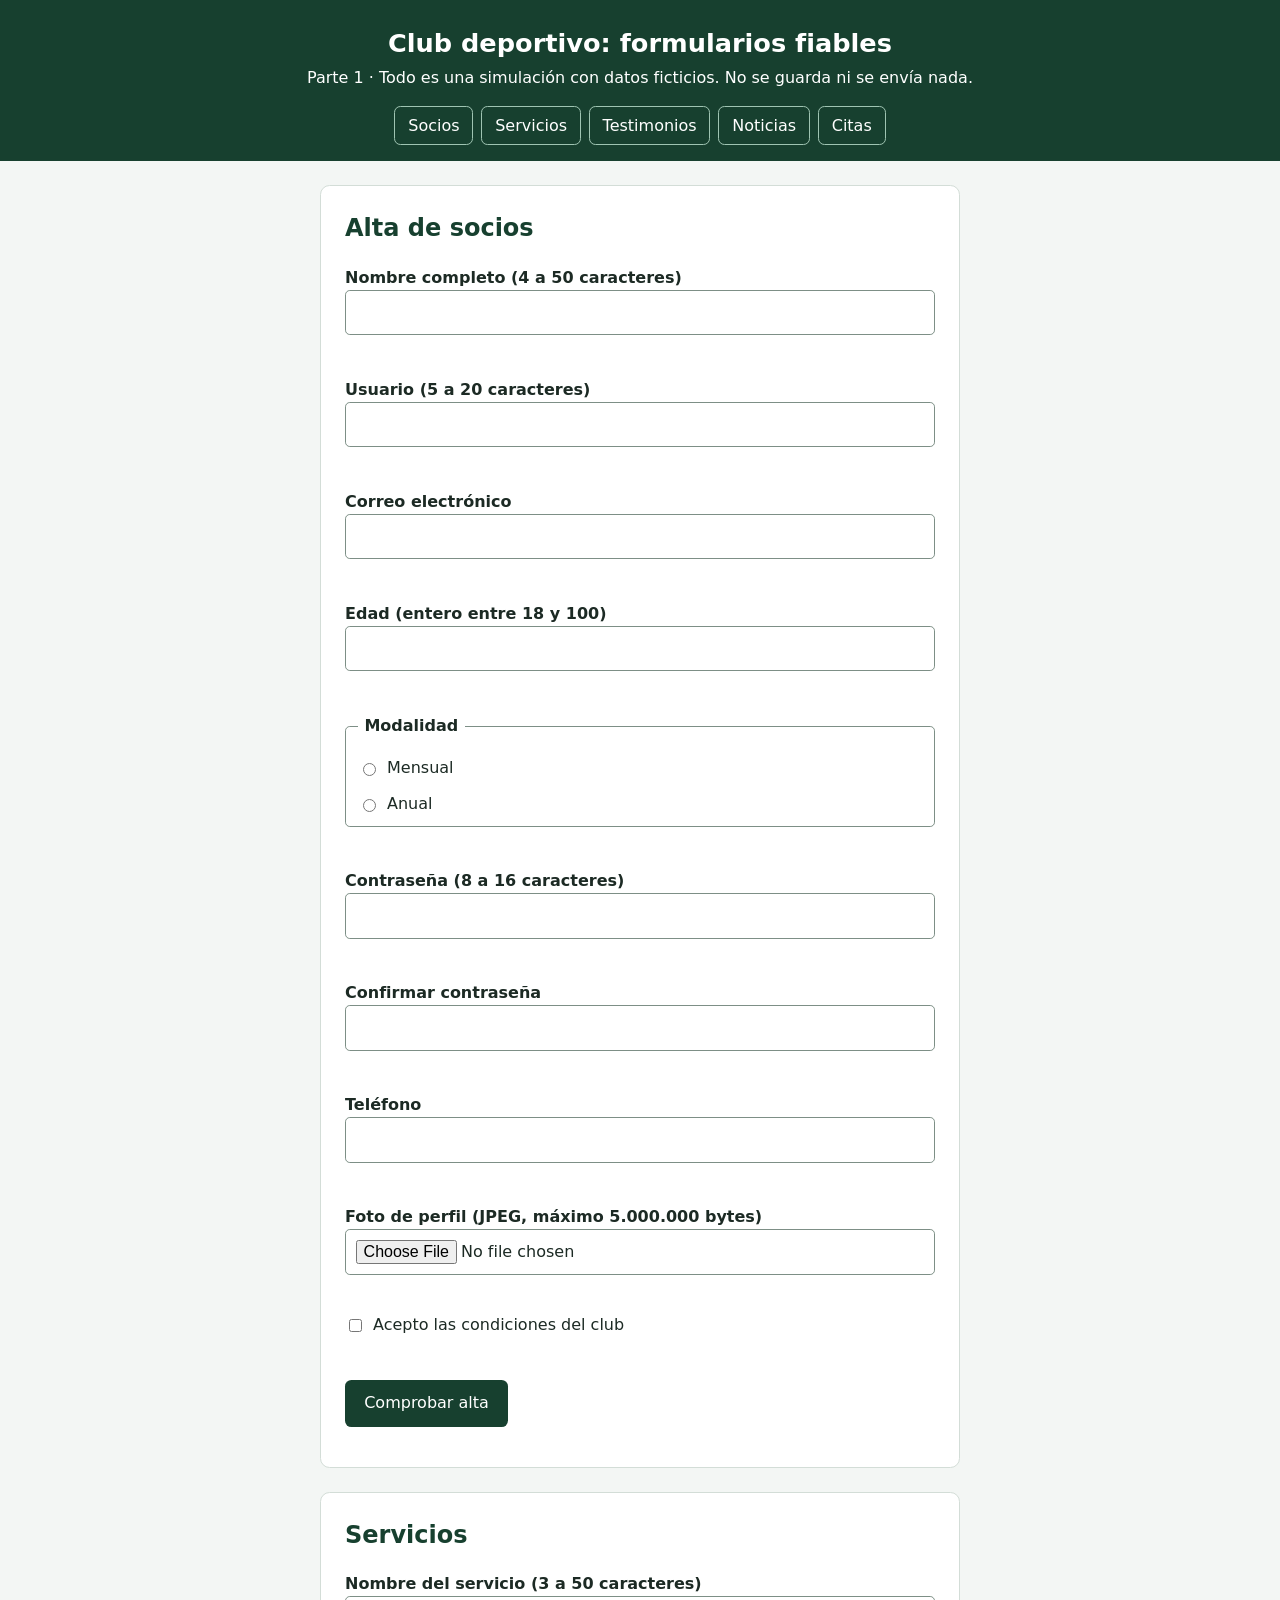
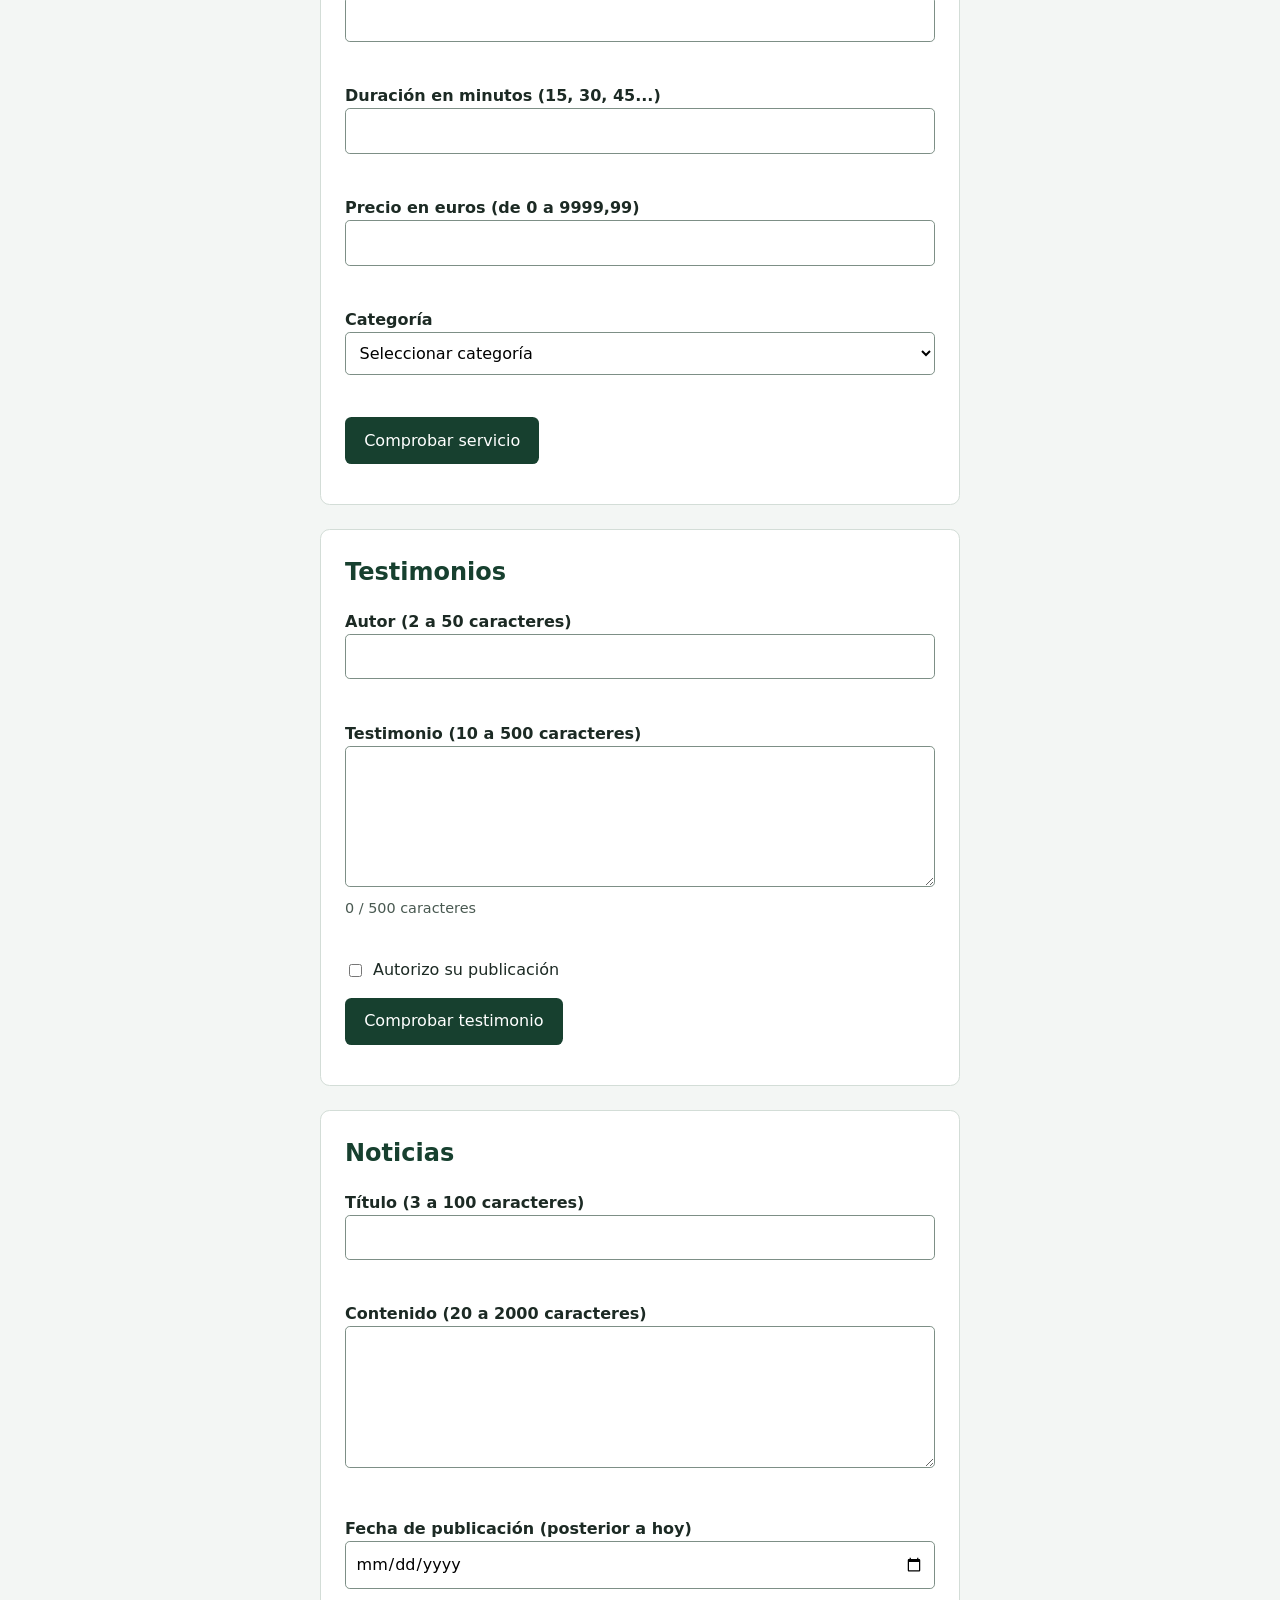
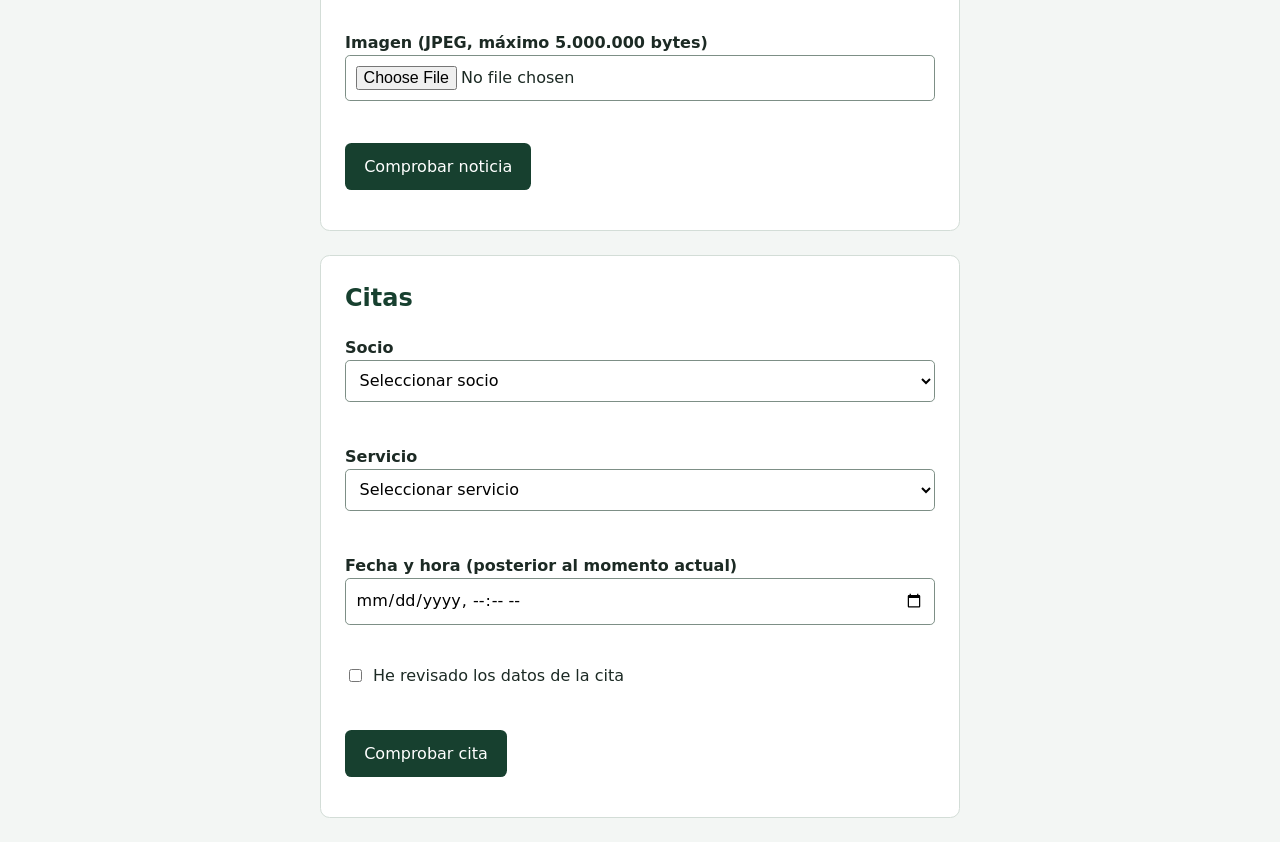
<file: definitivo_club_deportivo_RafaOsuna/parte1/index.html>
<!doctype html>
<html lang="es">
<head>
  <meta charset="utf-8">
  <meta name="viewport" content="width=device-width, initial-scale=1">
  <title>Club deportivo · Parte 1</title>
  <link rel="stylesheet" href="css/estilos.css">
  <script src="js/validadores.js" defer></script>
  <script src="js/fechas.js" defer></script>
  <script src="js/interfaz.js" defer></script>
  <script src="js/formulario.js" defer></script>
  <script src="js/socios.js" defer></script>
  <script src="js/servicios.js" defer></script>
  <script src="js/testimonios.js" defer></script>
  <script src="js/noticias.js" defer></script>
  <script src="js/citas.js" defer></script>
  <script src="js/app.js" defer></script>
</head>
<body>
<header class="cabecera">
  <h1>Club deportivo: formularios fiables</h1>
  <p>Parte 1 · Todo es una simulación con datos ficticios. No se guarda ni se envía nada.</p>
  <nav aria-label="Formularios">
    <a href="#seccion-socios">Socios</a>
    <a href="#seccion-servicios">Servicios</a>
    <a href="#seccion-testimonios">Testimonios</a>
    <a href="#seccion-noticias">Noticias</a>
    <a href="#seccion-citas">Citas</a>
  </nav>
</header>

<main>
  <section id="seccion-socios" aria-labelledby="titulo-socios">
    <h2 id="titulo-socios">Alta de socios</h2>
    <form id="form-socios" novalidate>
      <label for="socio-nombre">Nombre completo (4 a 50 caracteres)</label>
      <input id="socio-nombre" name="nombre" type="text" autocomplete="name"
        required minlength="4" maxlength="50" aria-describedby="error-socio-nombre">
      <p id="error-socio-nombre" class="error"></p>

      <label for="socio-usuario">Usuario (5 a 20 caracteres)</label>
      <input id="socio-usuario" name="usuario" type="text" autocomplete="username"
        required minlength="5" maxlength="20" aria-describedby="error-socio-usuario">
      <p id="error-socio-usuario" class="error"></p>

      <label for="socio-correo">Correo electrónico</label>
      <input id="socio-correo" name="correo" type="email" autocomplete="email"
        required aria-describedby="error-socio-correo">
      <p id="error-socio-correo" class="error"></p>

      <label for="socio-edad">Edad (entero entre 18 y 100)</label>
      <input id="socio-edad" name="edad" type="number" inputmode="numeric"
        required min="18" max="100" step="1" aria-describedby="error-socio-edad">
      <p id="error-socio-edad" class="error"></p>

      <fieldset id="socio-modalidad" role="radiogroup" aria-describedby="error-socio-modalidad">
        <legend>Modalidad</legend>
        <div class="opcion">
          <input id="socio-modalidad-mensual" name="modalidad" type="radio" value="mensual" required>
          <label for="socio-modalidad-mensual">Mensual</label>
        </div>
        <div class="opcion">
          <input id="socio-modalidad-anual" name="modalidad" type="radio" value="anual" required>
          <label for="socio-modalidad-anual">Anual</label>
        </div>
      </fieldset>
      <p id="error-socio-modalidad" class="error"></p>

      <label for="socio-contrasena">Contraseña (8 a 16 caracteres)</label>
      <input id="socio-contrasena" name="contrasena" type="password" autocomplete="new-password"
        required minlength="8" maxlength="16" aria-describedby="error-socio-contrasena">
      <p id="error-socio-contrasena" class="error"></p>

      <label for="socio-confirmacion">Confirmar contraseña</label>
      <input id="socio-confirmacion" name="confirmacion" type="password" autocomplete="new-password"
        required aria-describedby="error-socio-confirmacion">
      <p id="error-socio-confirmacion" class="error"></p>

      <label for="socio-telefono">Teléfono</label>
      <input id="socio-telefono" name="telefono" type="tel" autocomplete="tel"
        required aria-describedby="error-socio-telefono">
      <p id="error-socio-telefono" class="error"></p>

      <label for="socio-foto">Foto de perfil (JPEG, máximo 5.000.000 bytes)</label>
      <input id="socio-foto" name="foto" type="file" accept="image/jpeg"
        required aria-describedby="error-socio-foto">
      <p id="error-socio-foto" class="error"></p>

      <div class="opcion">
        <input id="socio-condiciones" name="condiciones" type="checkbox" value="aceptadas"
          required aria-describedby="error-socio-condiciones">
        <label for="socio-condiciones">Acepto las condiciones del club</label>
      </div>
      <p id="error-socio-condiciones" class="error"></p>

      <button type="submit">Comprobar alta</button>
    </form>
    <div id="estado-socios" class="estado" role="status" aria-live="polite"></div>
  </section>

  <section id="seccion-servicios" aria-labelledby="titulo-servicios">
    <h2 id="titulo-servicios">Servicios</h2>
    <form id="form-servicios" novalidate>
      <label for="serv-nombre">Nombre del servicio (3 a 50 caracteres)</label>
      <input id="serv-nombre" name="nombre" type="text"
        required minlength="3" maxlength="50" aria-describedby="error-serv-nombre">
      <p id="error-serv-nombre" class="error"></p>

      <label for="serv-duracion">Duración en minutos (15, 30, 45...)</label>
      <input id="serv-duracion" name="duracion" type="number" inputmode="numeric"
        required min="15" step="15" aria-describedby="error-serv-duracion">
      <p id="error-serv-duracion" class="error"></p>

      <label for="serv-precio">Precio en euros (de 0 a 9999,99)</label>
      <input id="serv-precio" name="precio" type="number" inputmode="decimal"
        required min="0" max="9999.99" step="0.01" aria-describedby="error-serv-precio">
      <p id="error-serv-precio" class="error"></p>

      <label for="serv-categoria">Categoría</label>
      <select id="serv-categoria" name="categoria" required aria-describedby="error-serv-categoria">
        <option value="">Seleccionar categoría</option>
        <option value="fitness">Fitness</option>
        <option value="piscina">Piscina</option>
        <option value="bienestar">Bienestar</option>
      </select>
      <p id="error-serv-categoria" class="error"></p>

      <button type="submit">Comprobar servicio</button>
    </form>
    <div id="estado-servicios" class="estado" role="status" aria-live="polite"></div>
  </section>

  <section id="seccion-testimonios" aria-labelledby="titulo-testimonios">
    <h2 id="titulo-testimonios">Testimonios</h2>
    <form id="form-testimonios" novalidate>
      <label for="test-autor">Autor (2 a 50 caracteres)</label>
      <input id="test-autor" name="autor" type="text" autocomplete="name"
        required minlength="2" maxlength="50" aria-describedby="error-test-autor">
      <p id="error-test-autor" class="error"></p>

      <label for="test-texto">Testimonio (10 a 500 caracteres)</label>
      <textarea id="test-texto" name="testimonio" rows="5"
        required minlength="10" maxlength="500"
        aria-describedby="contador-test-texto error-test-texto"></textarea>
      <p id="contador-test-texto" class="contador">0 / 500 caracteres</p>
      <p id="error-test-texto" class="error"></p>

      <div class="opcion">
        <input id="test-publicar" name="publicar" type="checkbox" value="si">
        <label for="test-publicar">Autorizo su publicación</label>
      </div>

      <button type="submit">Comprobar testimonio</button>
    </form>
    <div id="estado-testimonios" class="estado" role="status" aria-live="polite"></div>
  </section>

  <section id="seccion-noticias" aria-labelledby="titulo-noticias">
    <h2 id="titulo-noticias">Noticias</h2>
    <form id="form-noticias" novalidate>
      <label for="not-titulo">Título (3 a 100 caracteres)</label>
      <input id="not-titulo" name="titulo" type="text"
        required minlength="3" maxlength="100" aria-describedby="error-not-titulo">
      <p id="error-not-titulo" class="error"></p>

      <label for="not-contenido">Contenido (20 a 2000 caracteres)</label>
      <textarea id="not-contenido" name="contenido" rows="5"
        required minlength="20" maxlength="2000" aria-describedby="error-not-contenido"></textarea>
      <p id="error-not-contenido" class="error"></p>

      <label for="not-fecha">Fecha de publicación (posterior a hoy)</label>
      <input id="not-fecha" name="fecha" type="date" required aria-describedby="error-not-fecha">
      <p id="error-not-fecha" class="error"></p>

      <label for="not-imagen">Imagen (JPEG, máximo 5.000.000 bytes)</label>
      <input id="not-imagen" name="imagen" type="file" accept="image/jpeg"
        required aria-describedby="error-not-imagen">
      <p id="error-not-imagen" class="error"></p>

      <button type="submit">Comprobar noticia</button>
    </form>
    <div id="estado-noticias" class="estado" role="status" aria-live="polite"></div>
  </section>

  <section id="seccion-citas" aria-labelledby="titulo-citas">
    <h2 id="titulo-citas">Citas</h2>
    <form id="form-citas" novalidate>
      <label for="cita-socio">Socio</label>
      <select id="cita-socio" name="socio" required aria-describedby="error-cita-socio">
        <option value="">Seleccionar socio</option>
        <option value="S-001">Laura Prueba</option>
        <option value="S-002">Marcos Ejemplo</option>
        <option value="S-003">Irene Demo</option>
      </select>
      <p id="error-cita-socio" class="error"></p>

      <label for="cita-servicio">Servicio</label>
      <select id="cita-servicio" name="servicio" required aria-describedby="error-cita-servicio">
        <option value="">Seleccionar servicio</option>
        <option value="yoga">Yoga</option>
        <option value="natacion">Natación</option>
        <option value="spinning">Spinning</option>
      </select>
      <p id="error-cita-servicio" class="error"></p>

      <label for="cita-fecha">Fecha y hora (posterior al momento actual)</label>
      <input id="cita-fecha" name="fecha" type="datetime-local" required
        aria-describedby="error-cita-fecha">
      <p id="error-cita-fecha" class="error"></p>

      <div class="opcion">
        <input id="cita-confirmo" name="confirmo" type="checkbox" value="revisado"
          required aria-describedby="error-cita-confirmo">
        <label for="cita-confirmo">He revisado los datos de la cita</label>
      </div>
      <p id="error-cita-confirmo" class="error"></p>

      <button type="submit">Comprobar cita</button>
    </form>
    <div id="estado-citas" class="estado" role="status" aria-live="polite"></div>
  </section>
</main>
</body>
</html>
</file>
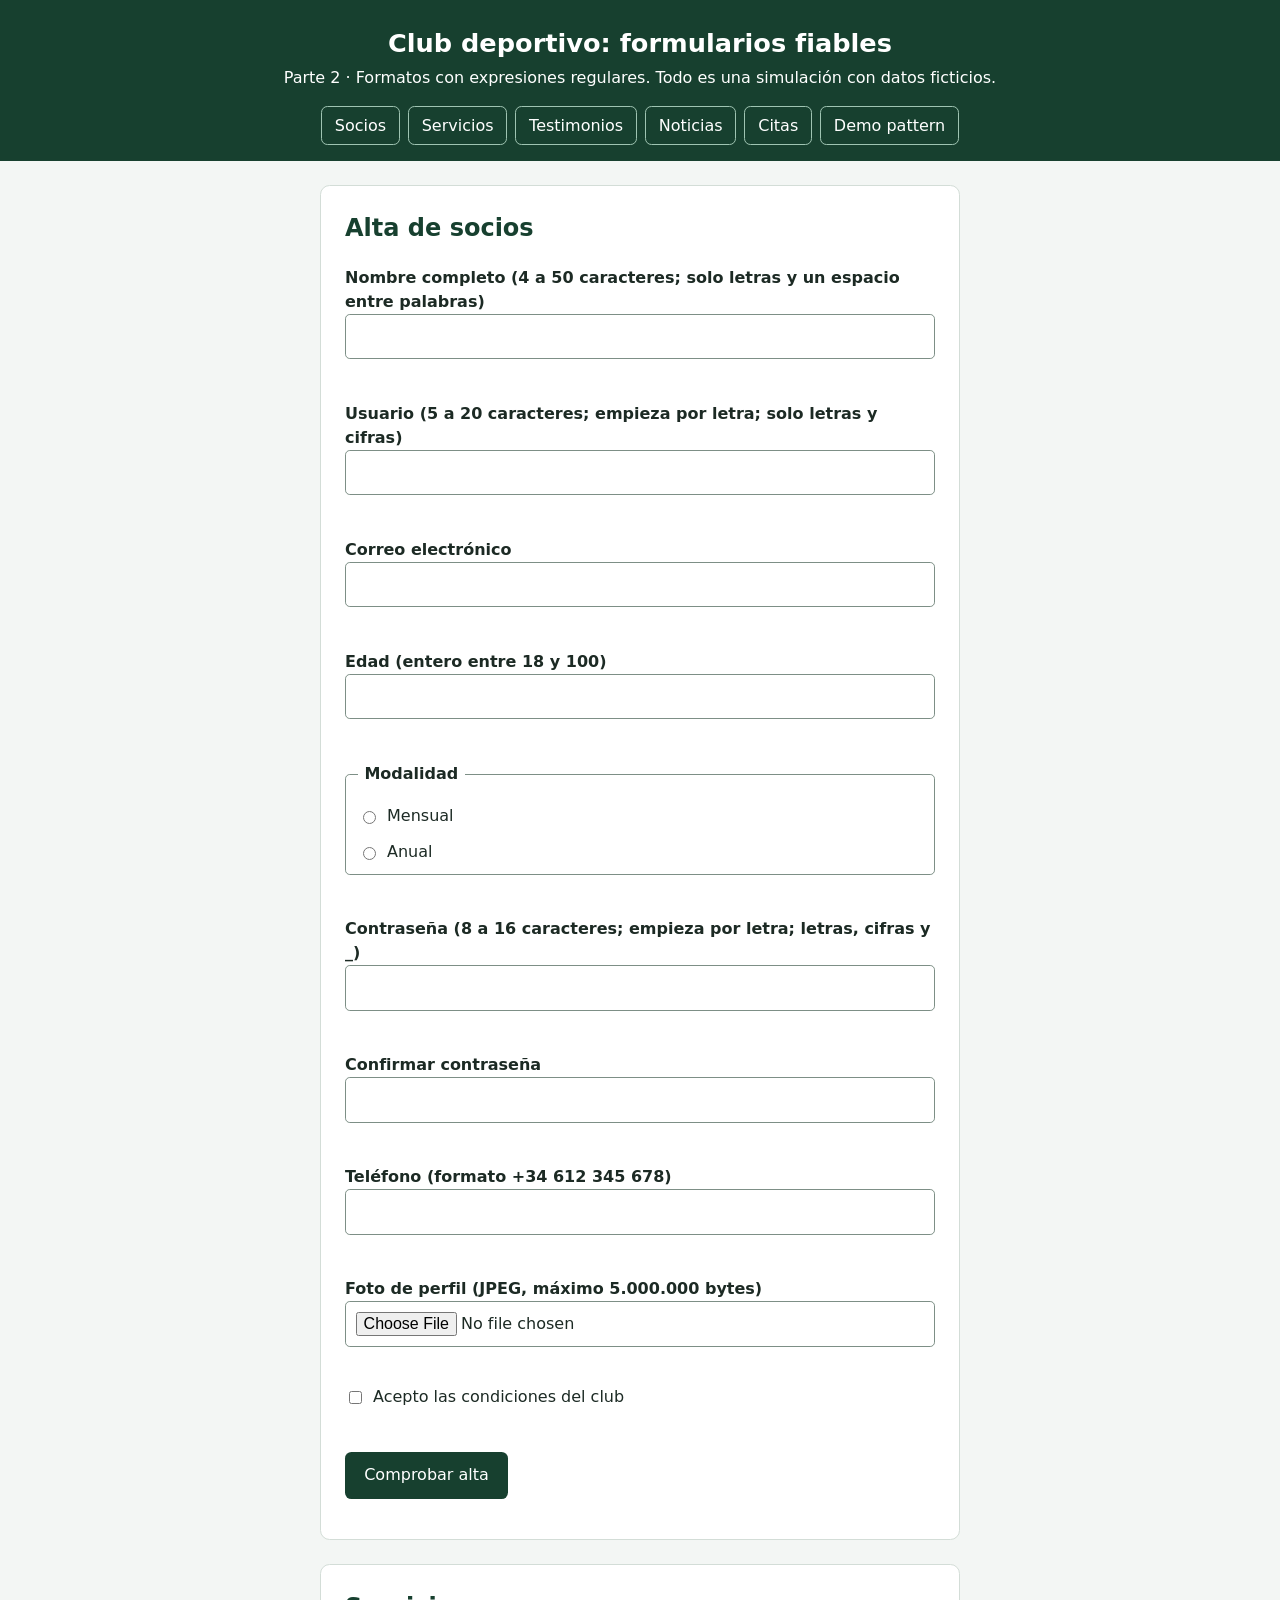
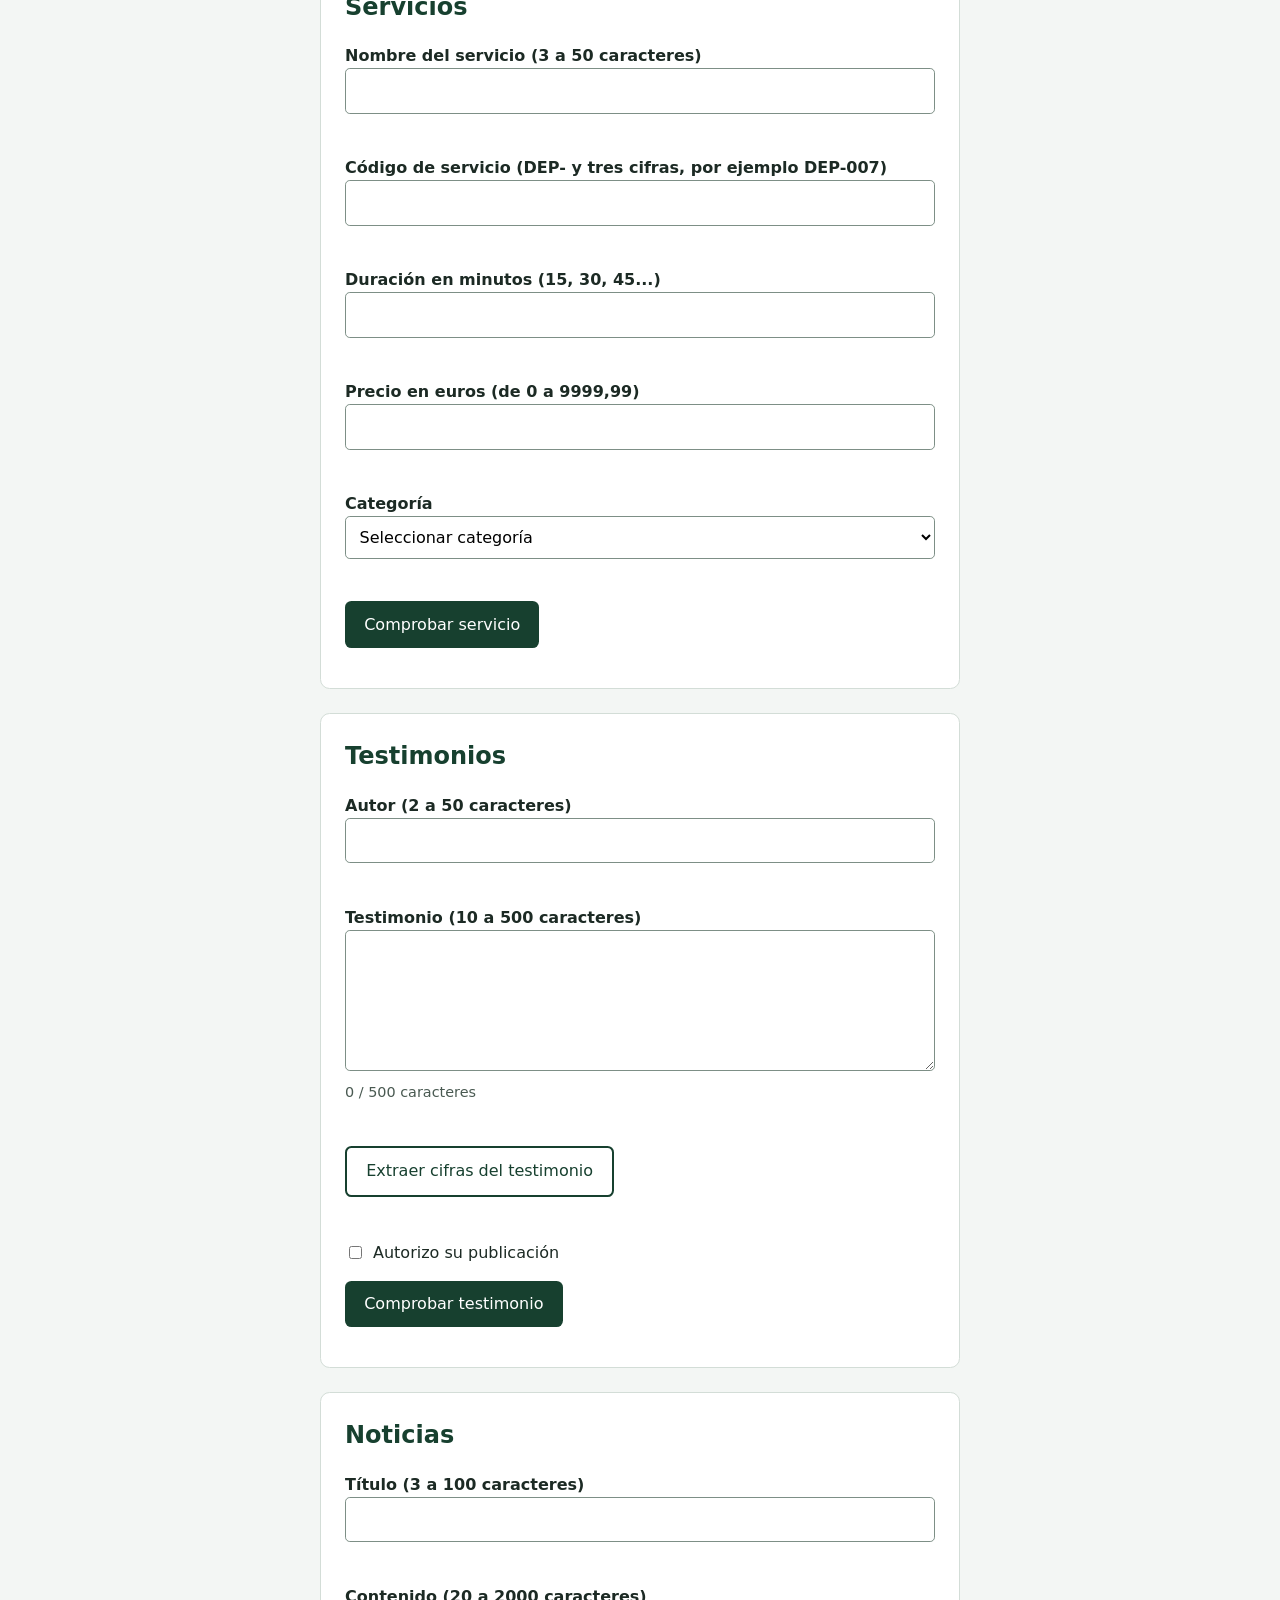
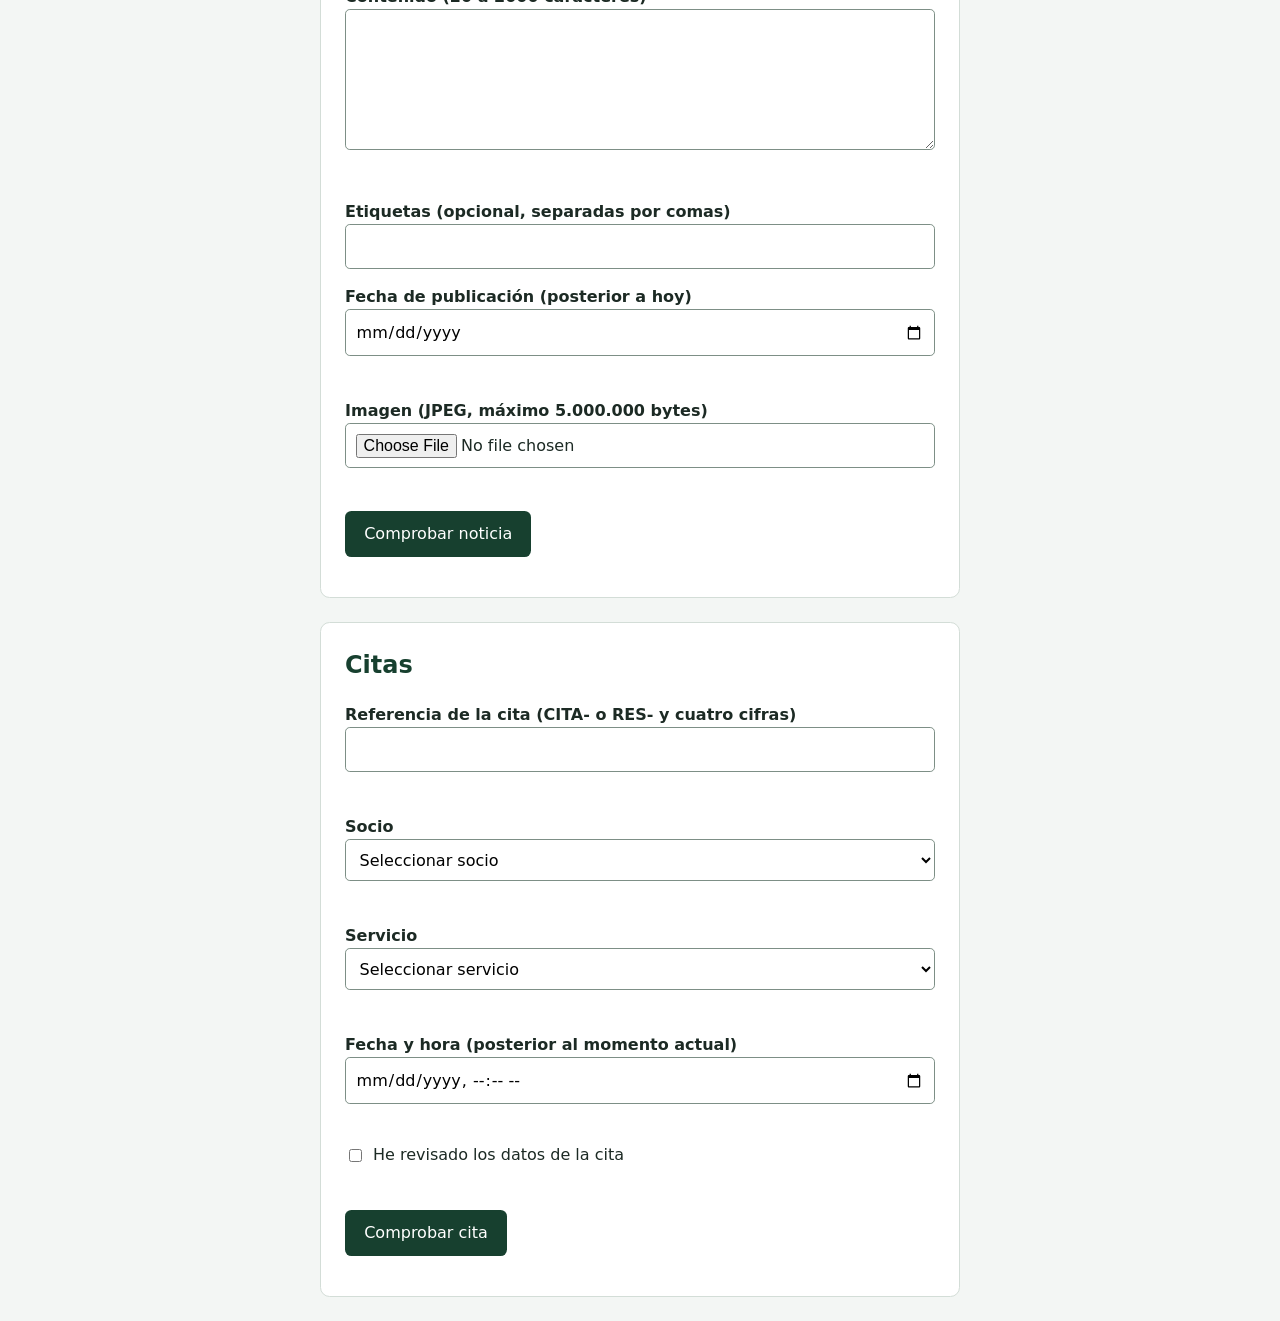
<file: definitivo_club_deportivo_RafaOsuna/parte2/index.html>
<!doctype html>
<html lang="es">
<head>
  <meta charset="utf-8">
  <meta name="viewport" content="width=device-width, initial-scale=1">
  <title>Club deportivo · Parte 2</title>
  <link rel="stylesheet" href="css/estilos.css">
  <script src="js/validadores.js" defer></script>
  <script src="js/fechas.js" defer></script>
  <script src="js/formatos.js" defer></script>
  <script src="js/texto.js" defer></script>
  <script src="js/interfaz.js" defer></script>
  <script src="js/formulario.js" defer></script>
  <script src="js/socios.js" defer></script>
  <script src="js/servicios.js" defer></script>
  <script src="js/testimonios.js" defer></script>
  <script src="js/noticias.js" defer></script>
  <script src="js/citas.js" defer></script>
  <script src="js/app.js" defer></script>
</head>
<body>
<header class="cabecera">
  <h1>Club deportivo: formularios fiables</h1>
  <p>Parte 2 · Formatos con expresiones regulares. Todo es una simulación con datos ficticios.</p>
  <nav aria-label="Formularios">
    <a href="#seccion-socios">Socios</a>
    <a href="#seccion-servicios">Servicios</a>
    <a href="#seccion-testimonios">Testimonios</a>
    <a href="#seccion-noticias">Noticias</a>
    <a href="#seccion-citas">Citas</a>
    <a href="demo-pattern.html">Demo pattern</a>
  </nav>
</header>

<main>
  <section id="seccion-socios" aria-labelledby="titulo-socios">
    <h2 id="titulo-socios">Alta de socios</h2>
    <form id="form-socios" novalidate>
      <label for="socio-nombre">Nombre completo (4 a 50 caracteres; solo letras y un espacio entre palabras)</label>
      <input id="socio-nombre" name="nombre" type="text" autocomplete="name"
        required minlength="4" maxlength="50" aria-describedby="error-socio-nombre">
      <p id="error-socio-nombre" class="error"></p>

      <label for="socio-usuario">Usuario (5 a 20 caracteres; empieza por letra; solo letras y cifras)</label>
      <input id="socio-usuario" name="usuario" type="text" autocomplete="username"
        required minlength="5" maxlength="20" aria-describedby="error-socio-usuario">
      <p id="error-socio-usuario" class="error"></p>

      <label for="socio-correo">Correo electrónico</label>
      <input id="socio-correo" name="correo" type="email" autocomplete="email"
        required aria-describedby="error-socio-correo">
      <p id="error-socio-correo" class="error"></p>

      <label for="socio-edad">Edad (entero entre 18 y 100)</label>
      <input id="socio-edad" name="edad" type="number" inputmode="numeric"
        required min="18" max="100" step="1" aria-describedby="error-socio-edad">
      <p id="error-socio-edad" class="error"></p>

      <fieldset id="socio-modalidad" role="radiogroup" aria-describedby="error-socio-modalidad">
        <legend>Modalidad</legend>
        <div class="opcion">
          <input id="socio-modalidad-mensual" name="modalidad" type="radio" value="mensual" required>
          <label for="socio-modalidad-mensual">Mensual</label>
        </div>
        <div class="opcion">
          <input id="socio-modalidad-anual" name="modalidad" type="radio" value="anual" required>
          <label for="socio-modalidad-anual">Anual</label>
        </div>
      </fieldset>
      <p id="error-socio-modalidad" class="error"></p>

      <label for="socio-contrasena">Contraseña (8 a 16 caracteres; empieza por letra; letras, cifras y _)</label>
      <input id="socio-contrasena" name="contrasena" type="password" autocomplete="new-password"
        required minlength="8" maxlength="16" aria-describedby="error-socio-contrasena">
      <p id="error-socio-contrasena" class="error"></p>

      <label for="socio-confirmacion">Confirmar contraseña</label>
      <input id="socio-confirmacion" name="confirmacion" type="password" autocomplete="new-password"
        required aria-describedby="error-socio-confirmacion">
      <p id="error-socio-confirmacion" class="error"></p>

      <label for="socio-telefono">Teléfono (formato +34 612 345 678)</label>
      <input id="socio-telefono" name="telefono" type="tel" autocomplete="tel"
        required aria-describedby="error-socio-telefono">
      <p id="error-socio-telefono" class="error"></p>

      <label for="socio-foto">Foto de perfil (JPEG, máximo 5.000.000 bytes)</label>
      <input id="socio-foto" name="foto" type="file" accept="image/jpeg"
        required aria-describedby="error-socio-foto">
      <p id="error-socio-foto" class="error"></p>

      <div class="opcion">
        <input id="socio-condiciones" name="condiciones" type="checkbox" value="aceptadas"
          required aria-describedby="error-socio-condiciones">
        <label for="socio-condiciones">Acepto las condiciones del club</label>
      </div>
      <p id="error-socio-condiciones" class="error"></p>

      <button type="submit">Comprobar alta</button>
    </form>
    <div id="estado-socios" class="estado" role="status" aria-live="polite"></div>
  </section>

  <section id="seccion-servicios" aria-labelledby="titulo-servicios">
    <h2 id="titulo-servicios">Servicios</h2>
    <form id="form-servicios" novalidate>
      <label for="serv-nombre">Nombre del servicio (3 a 50 caracteres)</label>
      <input id="serv-nombre" name="nombre" type="text"
        required minlength="3" maxlength="50" aria-describedby="error-serv-nombre">
      <p id="error-serv-nombre" class="error"></p>

      <label for="serv-codigo">Código de servicio (DEP- y tres cifras, por ejemplo DEP-007)</label>
      <input id="serv-codigo" name="codigo" type="text"
        required aria-describedby="error-serv-codigo">
      <p id="error-serv-codigo" class="error"></p>

      <label for="serv-duracion">Duración en minutos (15, 30, 45...)</label>
      <input id="serv-duracion" name="duracion" type="number" inputmode="numeric"
        required min="15" step="15" aria-describedby="error-serv-duracion">
      <p id="error-serv-duracion" class="error"></p>

      <label for="serv-precio">Precio en euros (de 0 a 9999,99)</label>
      <input id="serv-precio" name="precio" type="number" inputmode="decimal"
        required min="0" max="9999.99" step="0.01" aria-describedby="error-serv-precio">
      <p id="error-serv-precio" class="error"></p>

      <label for="serv-categoria">Categoría</label>
      <select id="serv-categoria" name="categoria" required aria-describedby="error-serv-categoria">
        <option value="">Seleccionar categoría</option>
        <option value="fitness">Fitness</option>
        <option value="piscina">Piscina</option>
        <option value="bienestar">Bienestar</option>
      </select>
      <p id="error-serv-categoria" class="error"></p>

      <button type="submit">Comprobar servicio</button>
    </form>
    <div id="estado-servicios" class="estado" role="status" aria-live="polite"></div>
  </section>

  <section id="seccion-testimonios" aria-labelledby="titulo-testimonios">
    <h2 id="titulo-testimonios">Testimonios</h2>
    <form id="form-testimonios" novalidate>
      <label for="test-autor">Autor (2 a 50 caracteres)</label>
      <input id="test-autor" name="autor" type="text" autocomplete="name"
        required minlength="2" maxlength="50" aria-describedby="error-test-autor">
      <p id="error-test-autor" class="error"></p>

      <label for="test-texto">Testimonio (10 a 500 caracteres)</label>
      <textarea id="test-texto" name="testimonio" rows="5"
        required minlength="10" maxlength="500"
        aria-describedby="contador-test-texto error-test-texto"></textarea>
      <p id="contador-test-texto" class="contador">0 / 500 caracteres</p>
      <p id="error-test-texto" class="error"></p>

      <button type="button" id="boton-cifras" class="secundario">Extraer cifras del testimonio</button>
      <p id="resultado-cifras" class="resultado" aria-live="polite"></p>

      <div class="opcion">
        <input id="test-publicar" name="publicar" type="checkbox" value="si">
        <label for="test-publicar">Autorizo su publicación</label>
      </div>

      <button type="submit">Comprobar testimonio</button>
    </form>
    <div id="estado-testimonios" class="estado" role="status" aria-live="polite"></div>
  </section>

  <section id="seccion-noticias" aria-labelledby="titulo-noticias">
    <h2 id="titulo-noticias">Noticias</h2>
    <form id="form-noticias" novalidate>
      <label for="not-titulo">Título (3 a 100 caracteres)</label>
      <input id="not-titulo" name="titulo" type="text"
        required minlength="3" maxlength="100" aria-describedby="error-not-titulo">
      <p id="error-not-titulo" class="error"></p>

      <label for="not-contenido">Contenido (20 a 2000 caracteres)</label>
      <textarea id="not-contenido" name="contenido" rows="5"
        required minlength="20" maxlength="2000" aria-describedby="error-not-contenido"></textarea>
      <p id="error-not-contenido" class="error"></p>

      <label for="not-etiquetas">Etiquetas (opcional, separadas por comas)</label>
      <input id="not-etiquetas" name="etiquetas" type="text">

      <label for="not-fecha">Fecha de publicación (posterior a hoy)</label>
      <input id="not-fecha" name="fecha" type="date" required aria-describedby="error-not-fecha">
      <p id="error-not-fecha" class="error"></p>

      <label for="not-imagen">Imagen (JPEG, máximo 5.000.000 bytes)</label>
      <input id="not-imagen" name="imagen" type="file" accept="image/jpeg"
        required aria-describedby="error-not-imagen">
      <p id="error-not-imagen" class="error"></p>

      <button type="submit">Comprobar noticia</button>
    </form>
    <div id="estado-noticias" class="estado" role="status" aria-live="polite"></div>
  </section>

  <section id="seccion-citas" aria-labelledby="titulo-citas">
    <h2 id="titulo-citas">Citas</h2>
    <form id="form-citas" novalidate>
      <label for="cita-referencia">Referencia de la cita (CITA- o RES- y cuatro cifras)</label>
      <input id="cita-referencia" name="referencia" type="text"
        required aria-describedby="error-cita-referencia">
      <p id="error-cita-referencia" class="error"></p>

      <label for="cita-socio">Socio</label>
      <select id="cita-socio" name="socio" required aria-describedby="error-cita-socio">
        <option value="">Seleccionar socio</option>
        <option value="S-001">Laura Prueba</option>
        <option value="S-002">Marcos Ejemplo</option>
        <option value="S-003">Irene Demo</option>
      </select>
      <p id="error-cita-socio" class="error"></p>

      <label for="cita-servicio">Servicio</label>
      <select id="cita-servicio" name="servicio" required aria-describedby="error-cita-servicio">
        <option value="">Seleccionar servicio</option>
        <option value="yoga">Yoga</option>
        <option value="natacion">Natación</option>
        <option value="spinning">Spinning</option>
      </select>
      <p id="error-cita-servicio" class="error"></p>

      <label for="cita-fecha">Fecha y hora (posterior al momento actual)</label>
      <input id="cita-fecha" name="fecha" type="datetime-local" required
        aria-describedby="error-cita-fecha">
      <p id="error-cita-fecha" class="error"></p>

      <div class="opcion">
        <input id="cita-confirmo" name="confirmo" type="checkbox" value="revisado"
          required aria-describedby="error-cita-confirmo">
        <label for="cita-confirmo">He revisado los datos de la cita</label>
      </div>
      <p id="error-cita-confirmo" class="error"></p>

      <button type="submit">Comprobar cita</button>
    </form>
    <div id="estado-citas" class="estado" role="status" aria-live="polite"></div>
  </section>
</main>
</body>
</html>
</file>
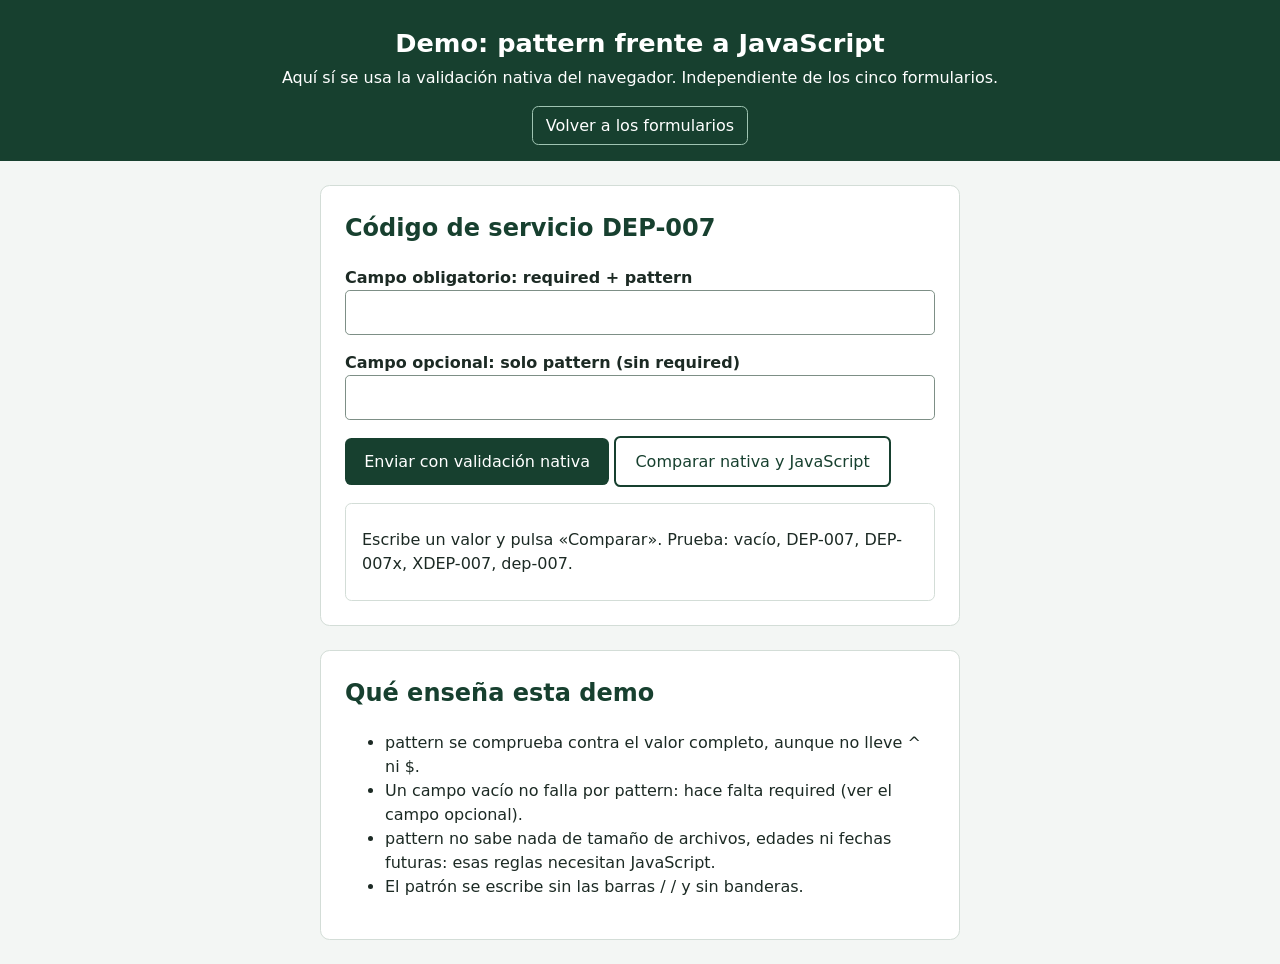
<file: definitivo_club_deportivo_RafaOsuna/parte2/demo-pattern.html>
<!doctype html>
<html lang="es">
<head>
  <meta charset="utf-8">
  <meta name="viewport" content="width=device-width, initial-scale=1">
  <title>Demo: pattern frente a JavaScript</title>
  <link rel="stylesheet" href="css/estilos.css">
  <script src="js/formatos.js" defer></script>
  <script src="js/demo-pattern.js" defer></script>
</head>
<body>
<header class="cabecera">
  <h1>Demo: pattern frente a JavaScript</h1>
  <p>Aquí sí se usa la validación nativa del navegador. Independiente de los cinco formularios.</p>
  <nav aria-label="Navegación"><a href="index.html">Volver a los formularios</a></nav>
</header>

<main>
  <section aria-labelledby="titulo-demo">
    <h2 id="titulo-demo">Código de servicio DEP-007</h2>

    <form id="demo-form">
      <label for="demo-codigo">Campo obligatorio: required + pattern</label>
      <input id="demo-codigo" name="codigo" type="text" required
        pattern="DEP-[0-9]{3}" title="DEP- y tres cifras, por ejemplo DEP-007">

      <label for="demo-opcional">Campo opcional: solo pattern (sin required)</label>
      <input id="demo-opcional" name="opcional" type="text"
        pattern="DEP-[0-9]{3}" title="DEP- y tres cifras, por ejemplo DEP-007">

      <button type="submit">Enviar con validación nativa</button>
      <button type="button" id="demo-comparar" class="secundario">Comparar nativa y JavaScript</button>
    </form>

    <div id="demo-salida" class="comparacion" role="status" aria-live="polite">
      <p>Escribe un valor y pulsa «Comparar». Prueba: vacío, DEP-007, DEP-007x, XDEP-007, dep-007.</p>
    </div>
  </section>

  <section aria-labelledby="titulo-notas">
    <h2 id="titulo-notas">Qué enseña esta demo</h2>
    <ul>
      <li>pattern se comprueba contra el valor completo, aunque no lleve ^ ni $.</li>
      <li>Un campo vacío no falla por pattern: hace falta required (ver el campo opcional).</li>
      <li>pattern no sabe nada de tamaño de archivos, edades ni fechas futuras: esas reglas necesitan JavaScript.</li>
      <li>El patrón se escribe sin las barras / / y sin banderas.</li>
    </ul>
  </section>
</main>
</body>
</html>
</file>
<file: definitivo_club_deportivo_RafaOsuna/parte1/css/estilos.css>
* { box-sizing: border-box; }

body {
  font: 1rem/1.5 system-ui, sans-serif;
  margin: 0;
  background: #f3f6f4;
  color: #1c2a24;
}

.cabecera {
  background: #17402f;
  color: #fff;
  padding: 1.5rem 1rem 1rem;
  text-align: center;
}
.cabecera h1 { margin: 0 0 .25rem; font-size: 1.6rem; }
.cabecera p { margin: 0 0 1rem; }
nav { display: flex; flex-wrap: wrap; gap: .5rem; justify-content: center; }
nav a {
  color: #fff;
  padding: .4rem .8rem;
  border: 1px solid #9fc4b2;
  border-radius: .4rem;
  text-decoration: none;
}
nav a:hover { background: #24593f; }

main { max-width: 42rem; margin: 1.5rem auto; padding: 0 1rem; }

section {
  background: #fff;
  border: 1px solid #d3ddd7;
  border-radius: .6rem;
  padding: 1rem 1.5rem 1.5rem;
  margin-bottom: 1.5rem;
}
section h2 { margin-top: .5rem; color: #17402f; }

label { display: block; margin-top: 1rem; font-weight: 600; }
.opcion { display: flex; align-items: center; gap: .5rem; margin-top: .75rem; }
.opcion label { margin: 0; font-weight: 400; }

input:not([type="checkbox"]):not([type="radio"]), select, textarea {
  width: 100%;
  padding: .6rem;
  font: inherit;
  border: 1px solid #7d8f86;
  border-radius: .3rem;
  background: #fff;
}
textarea { resize: vertical; }

fieldset { margin: 1rem 0 0; border: 1px solid #7d8f86; border-radius: .3rem; }
legend { font-weight: 600; padding: 0 .4rem; }

button {
  margin-top: 1rem;
  padding: .7rem 1.2rem;
  font: inherit;
  cursor: pointer;
  color: #fff;
  background: #17402f;
  border: 0;
  border-radius: .4rem;
}
button:hover { background: #24593f; }

.error { color: #a32121; margin: .25rem 0 0; min-height: 1.5em; font-size: .95rem; }
.contador { margin: .25rem 0 0; font-size: .9rem; color: #4a5a52; }

[aria-invalid="true"] { border: 2px solid #a32121 !important; }
fieldset[aria-invalid="true"] { border: 2px solid #a32121 !important; }

:focus-visible { outline: 3px solid #2469a3; outline-offset: 3px; }

.estado { margin-top: 1rem; }
.estado p { margin: 0; font-weight: 600; }
.estado ul { margin: .5rem 0 0; padding-left: 1.2rem; }
.estado.ok { background: #e7f4ec; border-left: 5px solid #1e7a47; padding: .75rem 1rem; }
.estado.fallo { background: #fbeaea; border-left: 5px solid #a32121; padding: .75rem 1rem; }

@media (max-width: 30rem) {
  section { padding: .75rem 1rem 1rem; }
}
</file>
<file: definitivo_club_deportivo_RafaOsuna/parte2/css/estilos.css>
* { box-sizing: border-box; }

body {
  font: 1rem/1.5 system-ui, sans-serif;
  margin: 0;
  background: #f3f6f4;
  color: #1c2a24;
}

.cabecera {
  background: #17402f;
  color: #fff;
  padding: 1.5rem 1rem 1rem;
  text-align: center;
}
.cabecera h1 { margin: 0 0 .25rem; font-size: 1.6rem; }
.cabecera p { margin: 0 0 1rem; }
nav { display: flex; flex-wrap: wrap; gap: .5rem; justify-content: center; }
nav a {
  color: #fff;
  padding: .4rem .8rem;
  border: 1px solid #9fc4b2;
  border-radius: .4rem;
  text-decoration: none;
}
nav a:hover { background: #24593f; }

main { max-width: 42rem; margin: 1.5rem auto; padding: 0 1rem; }

section {
  background: #fff;
  border: 1px solid #d3ddd7;
  border-radius: .6rem;
  padding: 1rem 1.5rem 1.5rem;
  margin-bottom: 1.5rem;
}
section h2 { margin-top: .5rem; color: #17402f; }

label { display: block; margin-top: 1rem; font-weight: 600; }
.opcion { display: flex; align-items: center; gap: .5rem; margin-top: .75rem; }
.opcion label { margin: 0; font-weight: 400; }

input:not([type="checkbox"]):not([type="radio"]), select, textarea {
  width: 100%;
  padding: .6rem;
  font: inherit;
  border: 1px solid #7d8f86;
  border-radius: .3rem;
  background: #fff;
}
textarea { resize: vertical; }

fieldset { margin: 1rem 0 0; border: 1px solid #7d8f86; border-radius: .3rem; }
legend { font-weight: 600; padding: 0 .4rem; }

button {
  margin-top: 1rem;
  padding: .7rem 1.2rem;
  font: inherit;
  cursor: pointer;
  color: #fff;
  background: #17402f;
  border: 0;
  border-radius: .4rem;
}
button:hover { background: #24593f; }

.error { color: #a32121; margin: .25rem 0 0; min-height: 1.5em; font-size: .95rem; }
.contador { margin: .25rem 0 0; font-size: .9rem; color: #4a5a52; }

[aria-invalid="true"] { border: 2px solid #a32121 !important; }
fieldset[aria-invalid="true"] { border: 2px solid #a32121 !important; }

:focus-visible { outline: 3px solid #2469a3; outline-offset: 3px; }

.estado { margin-top: 1rem; }
.estado p { margin: 0; font-weight: 600; }
.estado ul { margin: .5rem 0 0; padding-left: 1.2rem; }
.estado.ok { background: #e7f4ec; border-left: 5px solid #1e7a47; padding: .75rem 1rem; }
.estado.fallo { background: #fbeaea; border-left: 5px solid #a32121; padding: .75rem 1rem; }

@media (max-width: 30rem) {
  section { padding: .75rem 1rem 1rem; }
}

button.secundario { background: #fff; color: #17402f; border: 2px solid #17402f; }
button.secundario:hover { background: #e7f4ec; }
.resultado { margin: .5rem 0 0; min-height: 1.5em; font-family: ui-monospace, monospace; }
.comparacion { background: #fff; border: 1px solid #d3ddd7; border-radius: .4rem; padding: .5rem 1rem; margin-top: 1rem; }
.comparacion ul { margin: .25rem 0; padding-left: 1.2rem; }
</file>
